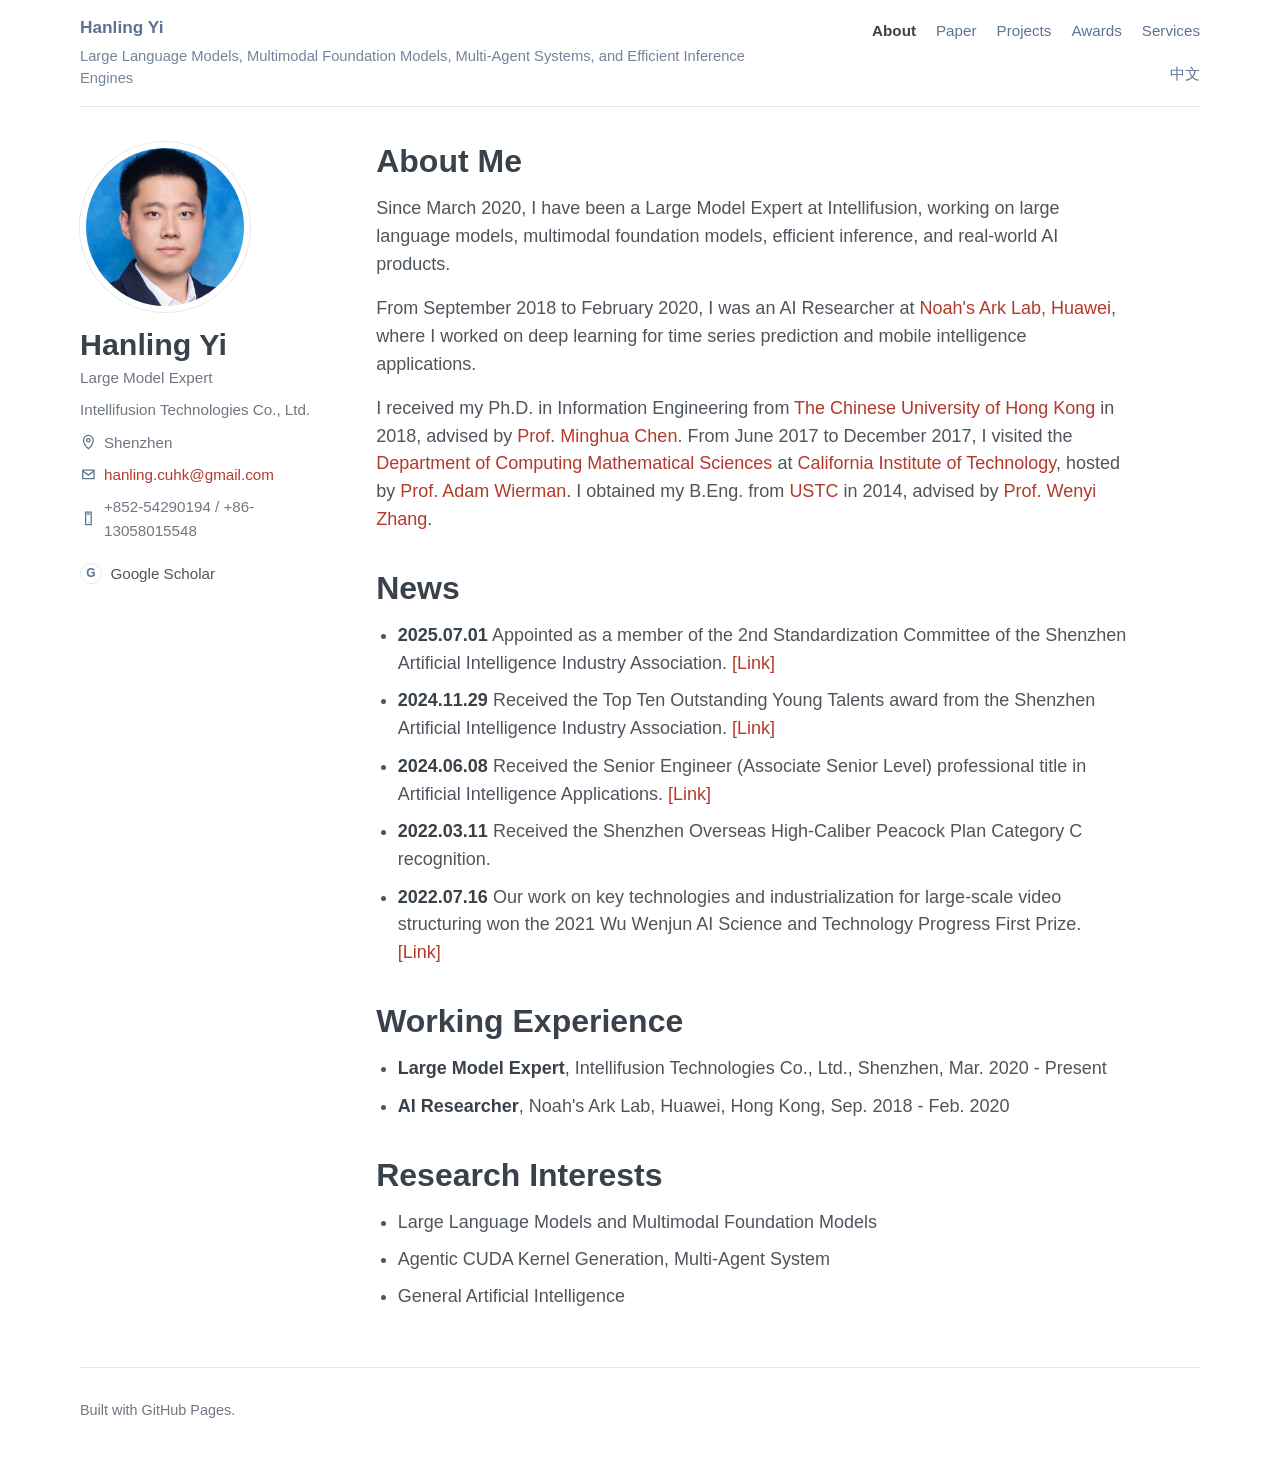
<file: index.html>
<!doctype html>
<html lang="en">
<head>
  <meta charset="utf-8">
  <meta name="viewport" content="width=device-width, initial-scale=1">
  <title>Hanling Yi</title>
  <meta name="description" content="Hanling Yi works on large language models, multimodal foundation models, efficient inference, and real-world AI applications.">
  <link rel="stylesheet" href="modern.css">
</head>
<body>
  <div class="site-shell">
    <header class="site-header">
      <div class="brand-block">
        <a class="site-title" href="index.html">Hanling Yi</a>
        <p class="site-tagline">Large Language Models, Multimodal Foundation Models, Multi-Agent Systems, and Efficient Inference Engines</p>
      </div>
      <nav class="site-nav" aria-label="Primary">
        <a class="current" href="index.html">About</a>
        <a href="publications.html">Paper</a>
        <a href="project.html">Projects</a>
        <a href="awards.html">Awards</a>
        <a href="services.html">Services</a>
        <a href="index_cn.html">中文</a>
      </nav>
    </header>

    <main class="content-wrap">
      <div class="home-layout">
        <aside class="profile-sidebar">
          <img class="profile-photo" src="me_photo.jpg" alt="Hanling Yi">
          <h1 class="profile-name">Hanling Yi</h1>
          <p class="profile-role">Large Model Expert</p>
          <p class="profile-affiliation">Intellifusion Technologies Co., Ltd.</p>
          <p class="profile-meta">
            <svg class="meta-icon" viewBox="0 0 24 24" aria-label="Location"><path d="M12 21s7-6.1 7-12A7 7 0 0 0 5 9c0 5.9 7 12 7 12Z" fill="none" stroke="currentColor" stroke-width="1.8"/><circle cx="12" cy="9" r="2.4" fill="none" stroke="currentColor" stroke-width="1.8"/></svg>
            <span>Shenzhen</span>
          </p>
          <p class="profile-meta">
            <svg class="meta-icon" viewBox="0 0 24 24" aria-label="Email"><path d="M4 6h16v12H4z" fill="none" stroke="currentColor" stroke-width="1.8"/><path d="m4 7 8 6 8-6" fill="none" stroke="currentColor" stroke-width="1.8"/></svg>
            <a href="mailto:hanling.cuhk@gmail.com">hanling.cuhk@gmail.com</a>
          </p>
          <p class="profile-meta">
            <svg class="meta-icon" viewBox="0 0 24 24" aria-label="Mobile"><path d="M8 3h8v18H8z" fill="none" stroke="currentColor" stroke-width="1.8"/><path d="M10.5 6h3" stroke="currentColor" stroke-width="1.8" stroke-linecap="round"/><circle cx="12" cy="17.5" r=".8" fill="currentColor"/></svg>
            <span>+852-54290194 / +86-13058015548</span>
          </p>
          <ul class="profile-links">
            <li><a href="https://scholar.google.com/citations?user=BHLaa60AAAAJ&amp;hl=en"><span class="link-icon">G</span><span>Google Scholar</span></a></li>
          </ul>
        </aside>

        <article class="markdown-body home-main">
          <h2 id="about">About Me</h2>
          <p>Since March 2020, I have been a Large Model Expert at Intellifusion, working on large language models, multimodal foundation models, efficient inference, and real-world AI products.</p>
          <p>From September 2018 to February 2020, I was an AI Researcher at <a href="http://www.noahlab.com.hk/">Noah's Ark Lab, Huawei</a>, where I worked on deep learning for time series prediction and mobile intelligence applications.</p>
          <p>I received my Ph.D. in Information Engineering from <a href="http://www.cuhk.edu.hk/">The Chinese University of Hong Kong</a> in 2018, advised by <a href="https://sds.cuhk.edu.cn/en/teacher/2234">Prof. Minghua Chen</a>. From June 2017 to December 2017, I visited the <a href="http://www.cms.caltech.edu/">Department of Computing Mathematical Sciences</a> at <a href="http://www.caltech.edu/">California Institute of Technology</a>, hosted by <a href="https://adamwierman.com/">Prof. Adam Wierman</a>. I obtained my B.Eng. from <a href="http://www.ustc.edu.cn">USTC</a> in 2014, advised by <a href="https://faculty.ustc.edu.cn/zhangwenyi/zh_CN/index/256553/list/index.htm">Prof. Wenyi Zhang</a>.</p>

          <h2>News</h2>
          <ul>
            <li><strong>2025.07.01</strong> Appointed as a member of the 2nd Standardization Committee of the Shenzhen Artificial Intelligence Industry Association. <a href="https://caip.org.cn/train/detail?trainId=20452">[Link]</a></li>
            <li><strong>2024.11.29</strong> Received the Top Ten Outstanding Young Talents award from the Shenzhen Artificial Intelligence Industry Association. <a href="https://www.szaicx.com/tggg/23133.html">[Link]</a></li>
            <li><strong>2024.06.08</strong> Received the Senior Engineer (Associate Senior Level) professional title in Artificial Intelligence Applications. <a href="https://www.szaicx.com/page131?article_id=14617">[Link]</a></li>
            <!-- <li><strong>2024.05.21</strong> Spoke at a Huawei Cloud forum on the technical evolution and core technologies of large models. <a href="https://www.51cto.com/article/788886.html">[Link]</a></li> -->
            <li><strong>2022.03.11</strong> Received the Shenzhen Overseas High-Caliber Peacock Plan Category C recognition.</li>
            <li><strong>2022.07.16</strong> Our work on key technologies and industrialization for large-scale video structuring won the 2021 Wu Wenjun AI Science and Technology Progress First Prize. <a href="https://mp.weixin.qq.com/s/eniRbhiZawO7eCMmmmLtOw">[Link]</a></li>
          </ul>

          <h2>Working Experience</h2>
          <ul>
            <li><strong>Large Model Expert</strong>, Intellifusion Technologies Co., Ltd., Shenzhen, Mar. 2020 - Present</li>
            <li><strong>AI Researcher</strong>, Noah's Ark Lab, Huawei, Hong Kong, Sep. 2018 - Feb. 2020</li>
          </ul>

          <h2>Research Interests</h2>
          <ul>
            <li>Large Language Models and Multimodal Foundation Models</li>
            <li>Agentic CUDA Kernel Generation, Multi-Agent System</li>
            <li>General Artificial Intelligence</li>
          </ul>

        </article>
      </div>
    </main>

    <footer class="site-footer">
      <p>Built with GitHub Pages.</p>
    </footer>
  </div>
</body>
</html>
</file>
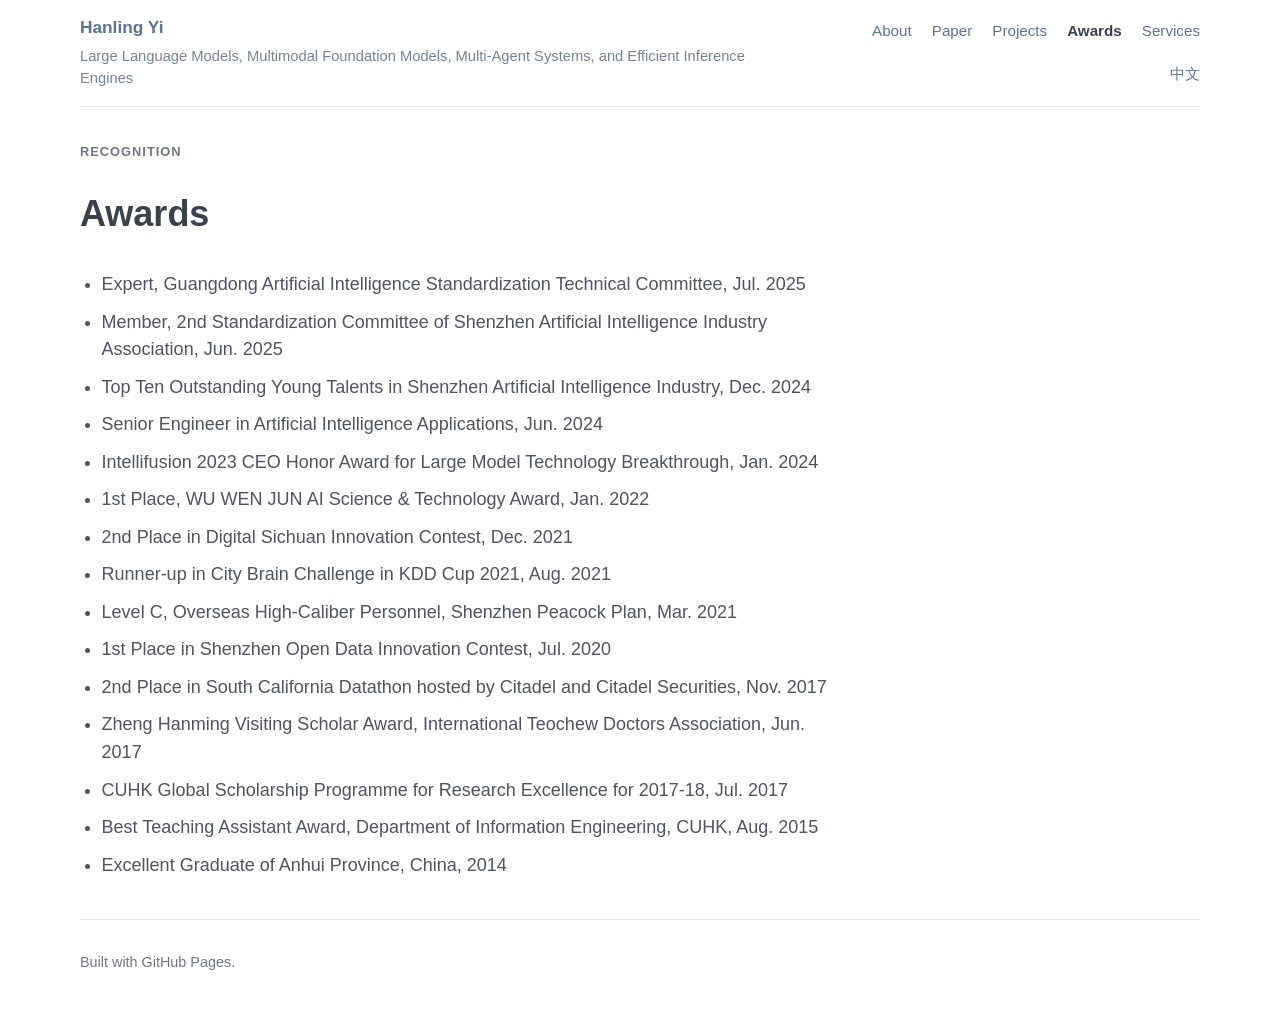
<file: awards.html>
<!doctype html>
<html lang="en">
<head>
  <meta charset="utf-8">
  <meta name="viewport" content="width=device-width, initial-scale=1">
  <title>Awards | Hanling Yi</title>
  <link rel="stylesheet" href="modern.css">
</head>
<body>
  <div class="site-shell">
    <header class="site-header">
      <div class="brand-block">
        <a class="site-title" href="index.html">Hanling Yi</a>
        <p class="site-tagline">Large Language Models, Multimodal Foundation Models, Multi-Agent Systems, and Efficient Inference Engines</p>
      </div>
      <nav class="site-nav" aria-label="Primary">
        <a href="index.html">About</a>
        <a href="publications.html">Paper</a>
        <a href="project.html">Projects</a>
        <a class="current" href="awards.html">Awards</a>
        <a href="services.html">Services</a>
        <a href="awards_cn.html">中文</a>
      </nav>
    </header>
    <main class="content-wrap page-body">
      <header class="page-header">
        <p class="section-kicker">Recognition</p>
        <h1>Awards</h1>
      </header>
      <article class="markdown-body content-card">
        <ul>
          <li>Expert, Guangdong Artificial Intelligence Standardization Technical Committee, Jul. 2025</li>
          <li>Member, 2nd Standardization Committee of Shenzhen Artificial Intelligence Industry Association, Jun. 2025</li>
          <li>Top Ten Outstanding Young Talents in Shenzhen Artificial Intelligence Industry, Dec. 2024</li>
          <li>Senior Engineer in Artificial Intelligence Applications, Jun. 2024</li>
          <li>Intellifusion 2023 CEO Honor Award for Large Model Technology Breakthrough, Jan. 2024</li>
          <li>1st Place, WU WEN JUN AI Science &amp; Technology Award, Jan. 2022</li>
          <li>2nd Place in Digital Sichuan Innovation Contest, Dec. 2021</li>
          <li>Runner-up in City Brain Challenge in KDD Cup 2021, Aug. 2021</li>
          <li>Level C, Overseas High-Caliber Personnel, Shenzhen Peacock Plan, Mar. 2021</li>
          <li>1st Place in Shenzhen Open Data Innovation Contest, Jul. 2020</li>
          <li>2nd Place in South California Datathon hosted by Citadel and Citadel Securities, Nov. 2017</li>
          <li>Zheng Hanming Visiting Scholar Award, International Teochew Doctors Association, Jun. 2017</li>
          <li>CUHK Global Scholarship Programme for Research Excellence for 2017-18, Jul. 2017</li>
          <li>Best Teaching Assistant Award, Department of Information Engineering, CUHK, Aug. 2015</li>
          <li>Excellent Graduate of Anhui Province, China, 2014</li>
        </ul>
      </article>
    </main>
    <footer class="site-footer"><p>Built with GitHub Pages.</p></footer>
  </div>
</body>
</html>
</file>
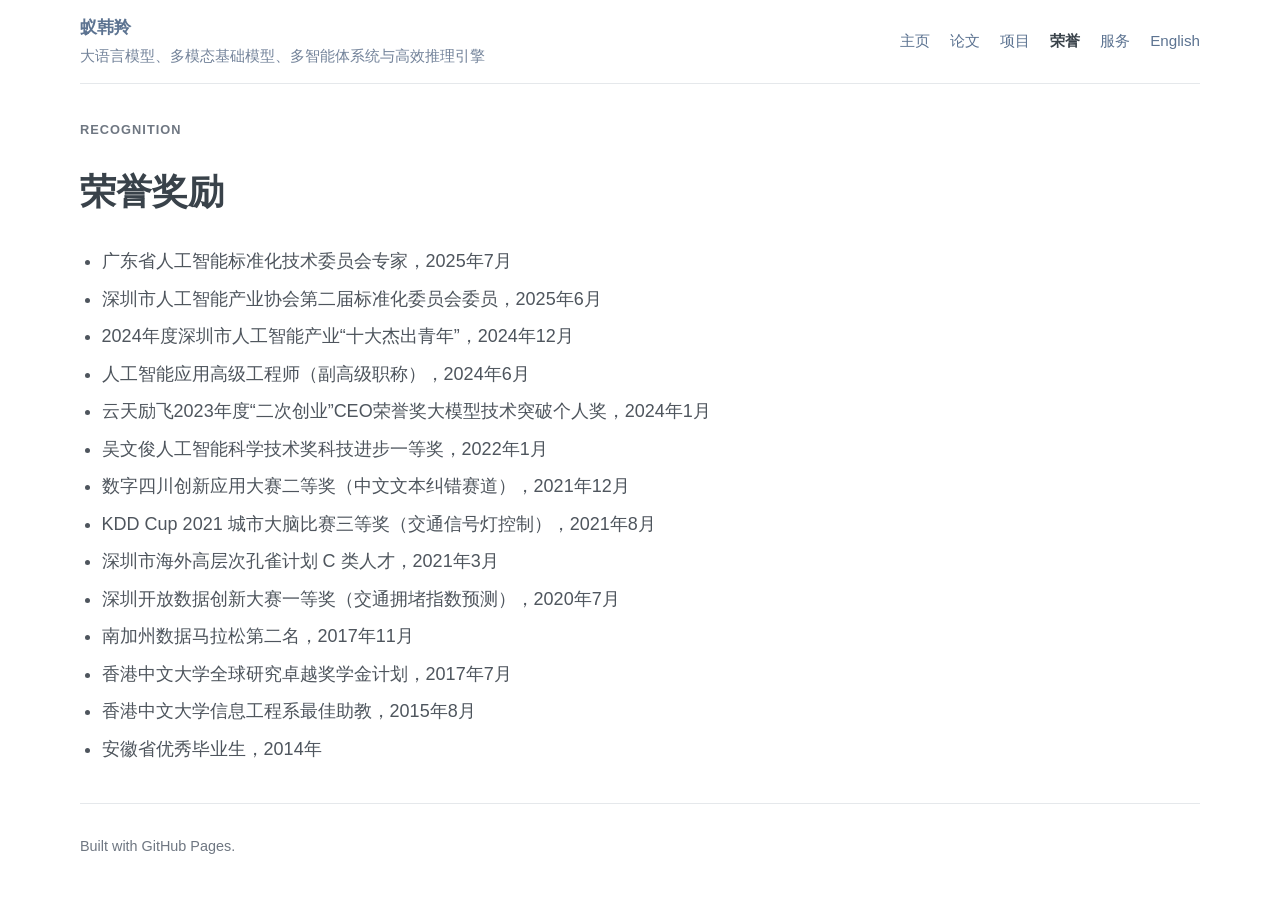
<file: awards_cn.html>
<!doctype html>
<html lang="zh">
<head>
  <meta charset="utf-8">
  <meta name="viewport" content="width=device-width, initial-scale=1">
  <title>荣誉奖励 | 蚁韩羚</title>
  <link rel="stylesheet" href="modern.css">
</head>
<body>
  <div class="site-shell">
    <header class="site-header">
      <div class="brand-block">
        <a class="site-title" href="index_cn.html">蚁韩羚</a>
        <p class="site-tagline">大语言模型、多模态基础模型、多智能体系统与高效推理引擎</p>
      </div>
      <nav class="site-nav" aria-label="Primary">
        <a href="index_cn.html">主页</a>
        <a href="publications_cn.html">论文</a>
        <a href="project_cn.html">项目</a>
        <a class="current" href="awards_cn.html">荣誉</a>
        <a href="services_cn.html">服务</a>
        <a href="awards.html">English</a>
      </nav>
    </header>
    <main class="content-wrap page-body">
      <header class="page-header">
        <p class="section-kicker">Recognition</p>
        <h1>荣誉奖励</h1>
      </header>
      <article class="markdown-body content-card">
        <ul>
          <li>广东省人工智能标准化技术委员会专家，2025年7月</li>
          <li>深圳市人工智能产业协会第二届标准化委员会委员，2025年6月</li>
          <li>2024年度深圳市人工智能产业“十大杰出青年”，2024年12月</li>
          <li>人工智能应用高级工程师（副高级职称），2024年6月</li>
          <li>云天励飞2023年度“二次创业”CEO荣誉奖大模型技术突破个人奖，2024年1月</li>
          <li>吴文俊人工智能科学技术奖科技进步一等奖，2022年1月</li>
          <li>数字四川创新应用大赛二等奖（中文文本纠错赛道），2021年12月</li>
          <li>KDD Cup 2021 城市大脑比赛三等奖（交通信号灯控制），2021年8月</li>
          <li>深圳市海外高层次孔雀计划 C 类人才，2021年3月</li>
          <li>深圳开放数据创新大赛一等奖（交通拥堵指数预测），2020年7月</li>
          <li>南加州数据马拉松第二名，2017年11月</li>
          <li>香港中文大学全球研究卓越奖学金计划，2017年7月</li>
          <li>香港中文大学信息工程系最佳助教，2015年8月</li>
          <li>安徽省优秀毕业生，2014年</li>
        </ul>
      </article>
    </main>
    <footer class="site-footer"><p>Built with GitHub Pages.</p></footer>
  </div>
</body>
</html>
</file>
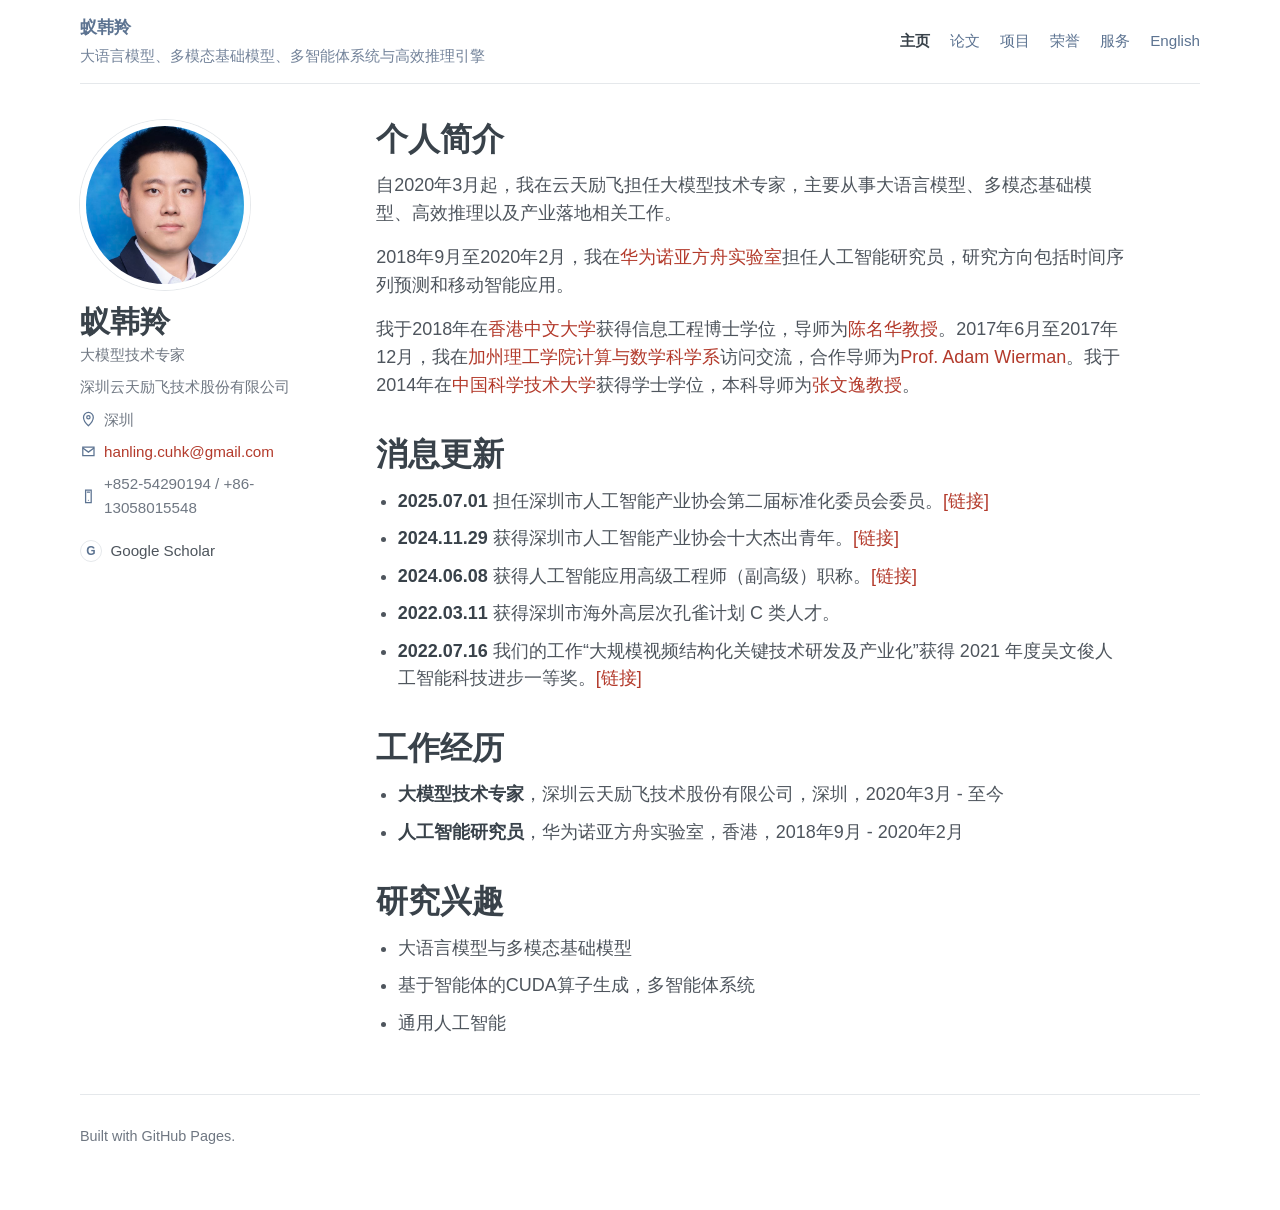
<file: index_cn.html>
<!doctype html>
<html lang="zh">
<head>
  <meta charset="utf-8">
  <meta name="viewport" content="width=device-width, initial-scale=1">
  <title>蚁韩羚</title>
  <meta name="description" content="蚁韩羚从事大语言模型、多模态基础模型、多智能体系统与高效推理引擎研究。">
  <link rel="stylesheet" href="modern.css">
</head>
<body>
  <div class="site-shell">
    <header class="site-header">
      <div class="brand-block">
        <a class="site-title" href="index_cn.html">蚁韩羚</a>
        <p class="site-tagline">大语言模型、多模态基础模型、多智能体系统与高效推理引擎</p>
      </div>
      <nav class="site-nav" aria-label="Primary">
        <a class="current" href="index_cn.html">主页</a>
        <a href="publications_cn.html">论文</a>
        <a href="project_cn.html">项目</a>
        <a href="awards_cn.html">荣誉</a>
        <a href="services_cn.html">服务</a>
        <a href="index.html">English</a>
      </nav>
    </header>

    <main class="content-wrap">
      <div class="home-layout">
        <aside class="profile-sidebar">
          <img class="profile-photo" src="me_photo.jpg" alt="蚁韩羚">
          <h1 class="profile-name">蚁韩羚</h1>
          <p class="profile-role">大模型技术专家</p>
          <p class="profile-affiliation">深圳云天励飞技术股份有限公司</p>
          <p class="profile-meta">
            <svg class="meta-icon" viewBox="0 0 24 24" aria-label="地点"><path d="M12 21s7-6.1 7-12A7 7 0 0 0 5 9c0 5.9 7 12 7 12Z" fill="none" stroke="currentColor" stroke-width="1.8"/><circle cx="12" cy="9" r="2.4" fill="none" stroke="currentColor" stroke-width="1.8"/></svg>
            <span>深圳</span>
          </p>
          <p class="profile-meta">
            <svg class="meta-icon" viewBox="0 0 24 24" aria-label="邮箱"><path d="M4 6h16v12H4z" fill="none" stroke="currentColor" stroke-width="1.8"/><path d="m4 7 8 6 8-6" fill="none" stroke="currentColor" stroke-width="1.8"/></svg>
            <a href="mailto:hanling.cuhk@gmail.com">hanling.cuhk@gmail.com</a>
          </p>
          <p class="profile-meta">
            <svg class="meta-icon" viewBox="0 0 24 24" aria-label="电话"><path d="M8 3h8v18H8z" fill="none" stroke="currentColor" stroke-width="1.8"/><path d="M10.5 6h3" stroke="currentColor" stroke-width="1.8" stroke-linecap="round"/><circle cx="12" cy="17.5" r=".8" fill="currentColor"/></svg>
            <span>+852-54290194 / +86-13058015548</span>
          </p>
          <ul class="profile-links">
            <li><a href="https://scholar.google.com/citations?user=BHLaa60AAAAJ&amp;hl=en"><span class="link-icon">G</span><span>Google Scholar</span></a></li>
          </ul>
        </aside>

        <article class="markdown-body home-main">
          <h2 id="about">个人简介</h2>
          <p>自2020年3月起，我在云天励飞担任大模型技术专家，主要从事大语言模型、多模态基础模型、高效推理以及产业落地相关工作。</p>
          <p>2018年9月至2020年2月，我在<a href="http://www.noahlab.com.hk/">华为诺亚方舟实验室</a>担任人工智能研究员，研究方向包括时间序列预测和移动智能应用。</p>
          <p>我于2018年在<a href="http://www.cuhk.edu.hk/">香港中文大学</a>获得信息工程博士学位，导师为<a href="https://sds.cuhk.edu.cn/en/teacher/2234">陈名华教授</a>。2017年6月至2017年12月，我在<a href="http://www.cms.caltech.edu/">加州理工学院计算与数学科学系</a>访问交流，合作导师为<a href="https://adamwierman.com/">Prof. Adam Wierman</a>。我于2014年在<a href="http://www.ustc.edu.cn">中国科学技术大学</a>获得学士学位，本科导师为<a href="https://faculty.ustc.edu.cn/zhangwenyi/zh_CN/index/256553/list/index.htm">张文逸教授</a>。</p>

          <h2>消息更新</h2>
          <ul>
            <li><strong>2025.07.01</strong> 担任深圳市人工智能产业协会第二届标准化委员会委员。<a href="https://caip.org.cn/train/detail?trainId=20452">[链接]</a></li>
            <li><strong>2024.11.29</strong> 获得深圳市人工智能产业协会十大杰出青年。<a href="https://www.szaicx.com/tggg/23133.html">[链接]</a></li>
            <li><strong>2024.06.08</strong> 获得人工智能应用高级工程师（副高级）职称。<a href="https://www.szaicx.com/page131?article_id=14617">[链接]</a></li>
            <!-- <li><strong>2024.05.21</strong> 参与华为云组织的论坛，分享大模型的技术发展历程及核心技术。<a href="https://www.51cto.com/article/788886.html">[链接]</a></li> -->
            <li><strong>2022.03.11</strong> 获得深圳市海外高层次孔雀计划 C 类人才。</li>
            <li><strong>2022.07.16</strong> 我们的工作“大规模视频结构化关键技术研发及产业化”获得 2021 年度吴文俊人工智能科技进步一等奖。<a href="https://mp.weixin.qq.com/s/eniRbhiZawO7eCMmmmLtOw">[链接]</a></li>
          </ul>

          <h2>工作经历</h2>
          <ul>
            <li><strong>大模型技术专家</strong>，深圳云天励飞技术股份有限公司，深圳，2020年3月 - 至今</li>
            <li><strong>人工智能研究员</strong>，华为诺亚方舟实验室，香港，2018年9月 - 2020年2月</li>
          </ul>

          <h2>研究兴趣</h2>
          <ul>
            <li>大语言模型与多模态基础模型</li>
            <li>基于智能体的CUDA算子生成，多智能体系统</li>
            <li>通用人工智能</li>
          </ul>

        </article>
      </div>
    </main>

    <footer class="site-footer">
      <p>Built with GitHub Pages.</p>
    </footer>
  </div>
</body>
</html>
</file>
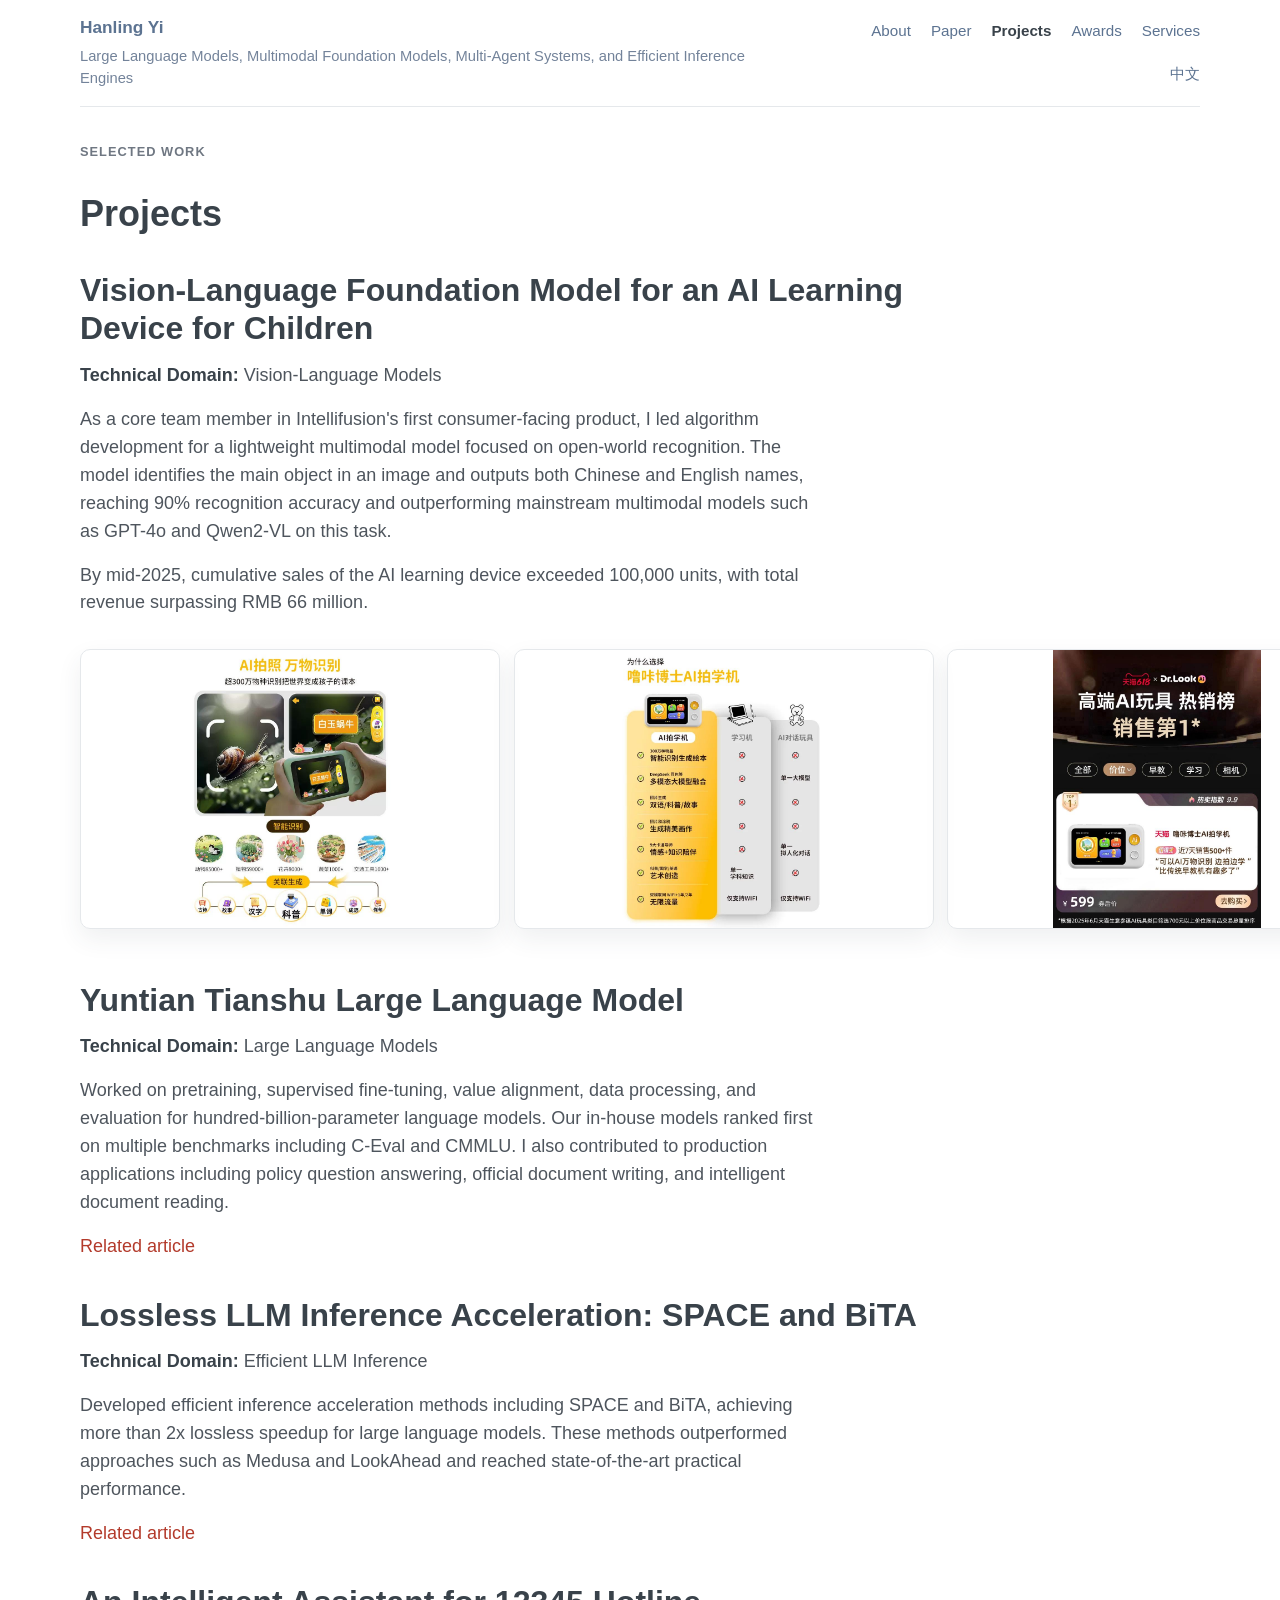
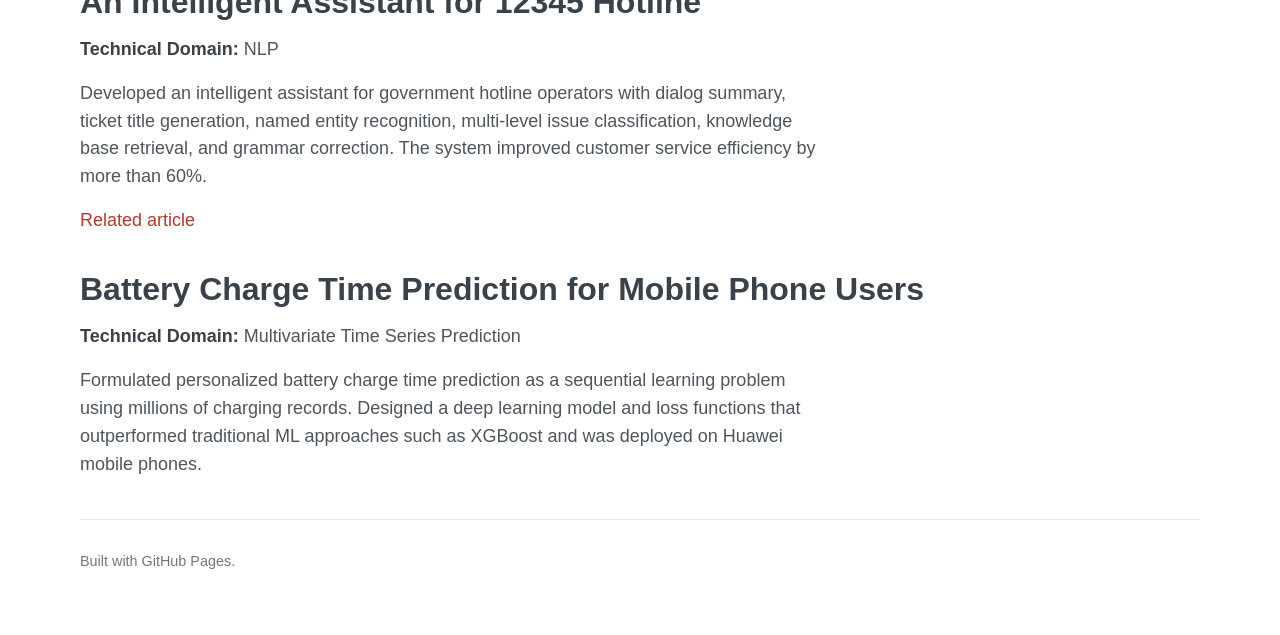
<file: project.html>
<!doctype html>
<html lang="en">
<head>
  <meta charset="utf-8">
  <meta name="viewport" content="width=device-width, initial-scale=1">
  <title>Projects | Hanling Yi</title>
  <link rel="stylesheet" href="modern.css">
</head>
<body>
  <div class="site-shell">
    <header class="site-header">
      <div class="brand-block">
        <a class="site-title" href="index.html">Hanling Yi</a>
        <p class="site-tagline">Large Language Models, Multimodal Foundation Models, Multi-Agent Systems, and Efficient Inference Engines</p>
      </div>
      <nav class="site-nav" aria-label="Primary">
        <a href="index.html">About</a>
        <a href="publications.html">Paper</a>
        <a class="current" href="project.html">Projects</a>
        <a href="awards.html">Awards</a>
        <a href="services.html">Services</a>
        <a href="project_cn.html">中文</a>
      </nav>
    </header>
    <main class="content-wrap page-body">
      <header class="page-header">
        <p class="section-kicker">Selected Work</p>
        <h1>Projects</h1>
      </header>
      <article class="markdown-body content-card">
        <h2>Vision-Language Foundation Model for an AI Learning Device for Children</h2>
        <p><strong>Technical Domain:</strong> Vision-Language Models</p>
        <p>As a core team member in Intellifusion's first consumer-facing product, I led algorithm development for a lightweight multimodal model focused on open-world recognition. The model identifies the main object in an image and outputs both Chinese and English names, reaching 90% recognition accuracy and outperforming mainstream multimodal models such as GPT-4o and Qwen2-VL on this task.</p>
        <p>By mid-2025, cumulative sales of the AI learning device exceeded 100,000 units, with total revenue surpassing RMB 66 million.</p>
        <div class="project-gallery">
          <img src="ai_camera_1.jpg" alt="AI Learning Device photo 1">
          <img src="ai_camera_2.jpg" alt="AI Learning Device photo 2">
          <img src="ai_camera_3.jpg" alt="AI Learning Device photo 3">
        </div>

        <h2>Yuntian Tianshu Large Language Model</h2>
        <p><strong>Technical Domain:</strong> Large Language Models</p>
        <p>Worked on pretraining, supervised fine-tuning, value alignment, data processing, and evaluation for hundred-billion-parameter language models. Our in-house models ranked first on multiple benchmarks including C-Eval and CMMLU. I also contributed to production applications including policy question answering, official document writing, and intelligent document reading.</p>
        <p><a href="https://mp.weixin.qq.com/s/T5uh-73ELDpBolrlyBasNg">Related article</a></p>

        <h2>Lossless LLM Inference Acceleration: SPACE and BiTA</h2>
        <p><strong>Technical Domain:</strong> Efficient LLM Inference</p>
        <p>Developed efficient inference acceleration methods including SPACE and BiTA, achieving more than 2x lossless speedup for large language models. These methods outperformed approaches such as Medusa and LookAhead and reached state-of-the-art practical performance.</p>
        <p><a href="https://mp.weixin.qq.com/s/3vYg62qAD5myzwKxBMUntA">Related article</a></p>

        <h2>An Intelligent Assistant for 12345 Hotline</h2>
        <p><strong>Technical Domain:</strong> NLP</p>
        <p>Developed an intelligent assistant for government hotline operators with dialog summary, ticket title generation, named entity recognition, multi-level issue classification, knowledge base retrieval, and grammar correction. The system improved customer service efficiency by more than 60%.</p>
        <p><a href="https://mp.weixin.qq.com/s/tlUbNuiW_H_3K-J33AugxQ">Related article</a></p>

        <h2>Battery Charge Time Prediction for Mobile Phone Users</h2>
        <p><strong>Technical Domain:</strong> Multivariate Time Series Prediction</p>
        <p>Formulated personalized battery charge time prediction as a sequential learning problem using millions of charging records. Designed a deep learning model and loss functions that outperformed traditional ML approaches such as XGBoost and was deployed on Huawei mobile phones.</p>
      </article>
    </main>
    <footer class="site-footer"><p>Built with GitHub Pages.</p></footer>
  </div>
</body>
</html>
</file>
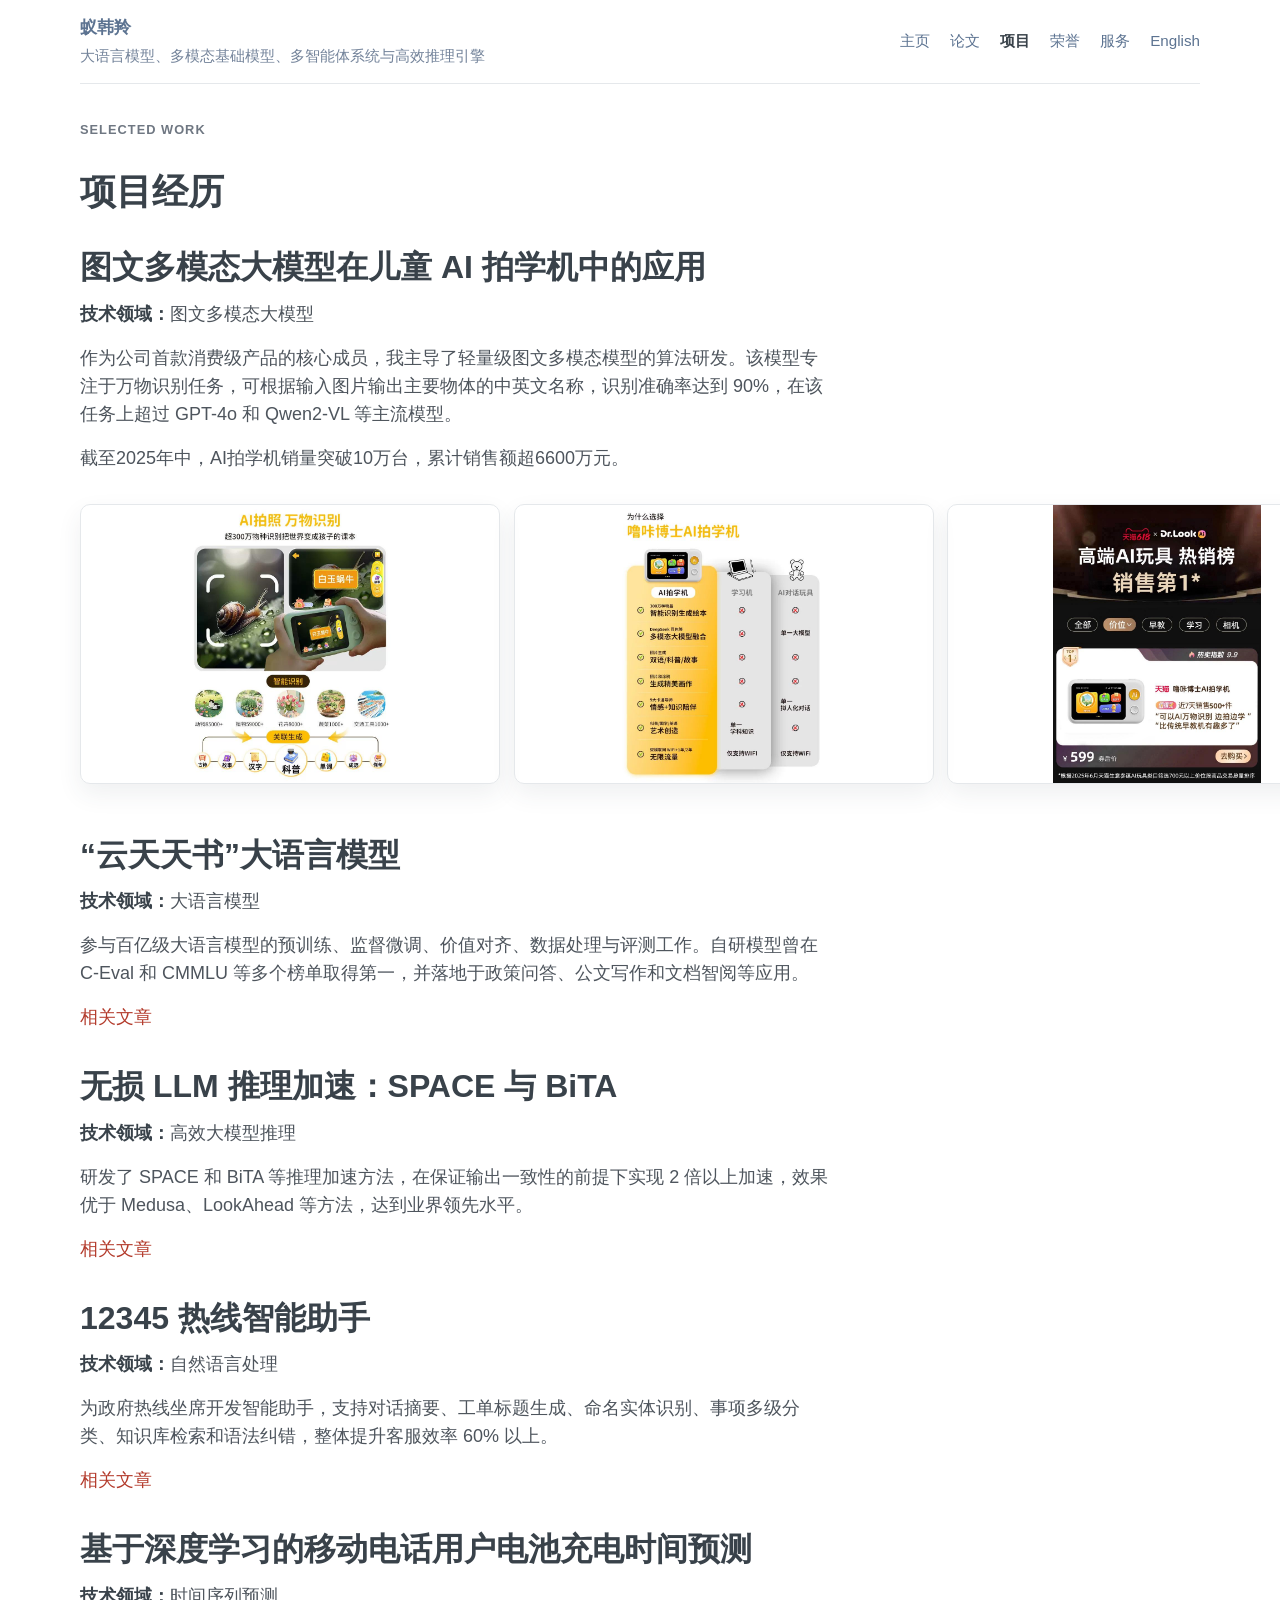
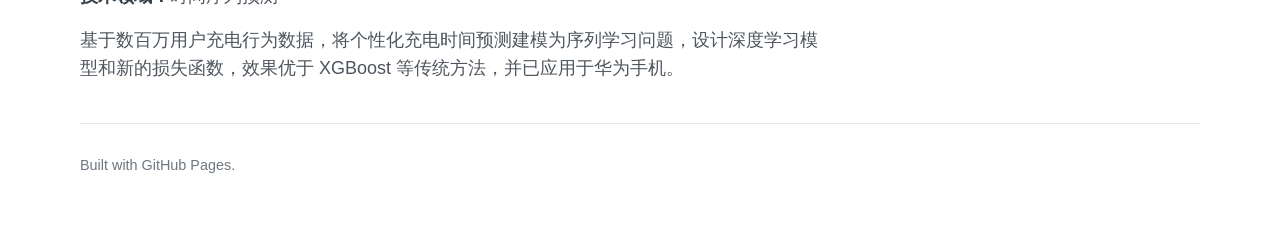
<file: project_cn.html>
<!doctype html>
<html lang="zh">
<head>
  <meta charset="utf-8">
  <meta name="viewport" content="width=device-width, initial-scale=1">
  <title>项目经历 | 蚁韩羚</title>
  <link rel="stylesheet" href="modern.css">
</head>
<body>
  <div class="site-shell">
    <header class="site-header">
      <div class="brand-block">
        <a class="site-title" href="index_cn.html">蚁韩羚</a>
        <p class="site-tagline">大语言模型、多模态基础模型、多智能体系统与高效推理引擎</p>
      </div>
      <nav class="site-nav" aria-label="Primary">
        <a href="index_cn.html">主页</a>
        <a href="publications_cn.html">论文</a>
        <a class="current" href="project_cn.html">项目</a>
        <a href="awards_cn.html">荣誉</a>
        <a href="services_cn.html">服务</a>
        <a href="project.html">English</a>
      </nav>
    </header>
    <main class="content-wrap page-body">
      <header class="page-header">
        <p class="section-kicker">Selected Work</p>
        <h1>项目经历</h1>
      </header>
      <article class="markdown-body content-card">
        <h2>图文多模态大模型在儿童 AI 拍学机中的应用</h2>
        <p><strong>技术领域：</strong>图文多模态大模型</p>
        <p>作为公司首款消费级产品的核心成员，我主导了轻量级图文多模态模型的算法研发。该模型专注于万物识别任务，可根据输入图片输出主要物体的中英文名称，识别准确率达到 90%，在该任务上超过 GPT-4o 和 Qwen2-VL 等主流模型。</p>
        <p>截至2025年中，AI拍学机销量突破10万台，累计销售额超6600万元。</p>
        <div class="project-gallery">
          <img src="ai_camera_1.jpg" alt="AI 拍学机图片 1">
          <img src="ai_camera_2.jpg" alt="AI 拍学机图片 2">
          <img src="ai_camera_3.jpg" alt="AI 拍学机图片 3">
        </div>

        <h2>“云天天书”大语言模型</h2>
        <p><strong>技术领域：</strong>大语言模型</p>
        <p>参与百亿级大语言模型的预训练、监督微调、价值对齐、数据处理与评测工作。自研模型曾在 C-Eval 和 CMMLU 等多个榜单取得第一，并落地于政策问答、公文写作和文档智阅等应用。</p>
        <p><a href="https://mp.weixin.qq.com/s/T5uh-73ELDpBolrlyBasNg">相关文章</a></p>

        <h2>无损 LLM 推理加速：SPACE 与 BiTA</h2>
        <p><strong>技术领域：</strong>高效大模型推理</p>
        <p>研发了 SPACE 和 BiTA 等推理加速方法，在保证输出一致性的前提下实现 2 倍以上加速，效果优于 Medusa、LookAhead 等方法，达到业界领先水平。</p>
        <p><a href="https://mp.weixin.qq.com/s/3vYg62qAD5myzwKxBMUntA">相关文章</a></p>

        <h2>12345 热线智能助手</h2>
        <p><strong>技术领域：</strong>自然语言处理</p>
        <p>为政府热线坐席开发智能助手，支持对话摘要、工单标题生成、命名实体识别、事项多级分类、知识库检索和语法纠错，整体提升客服效率 60% 以上。</p>
        <p><a href="https://mp.weixin.qq.com/s/tlUbNuiW_H_3K-J33AugxQ">相关文章</a></p>

        <h2>基于深度学习的移动电话用户电池充电时间预测</h2>
        <p><strong>技术领域：</strong>时间序列预测</p>
        <p>基于数百万用户充电行为数据，将个性化充电时间预测建模为序列学习问题，设计深度学习模型和新的损失函数，效果优于 XGBoost 等传统方法，并已应用于华为手机。</p>
      </article>
    </main>
    <footer class="site-footer"><p>Built with GitHub Pages.</p></footer>
  </div>
</body>
</html>
</file>
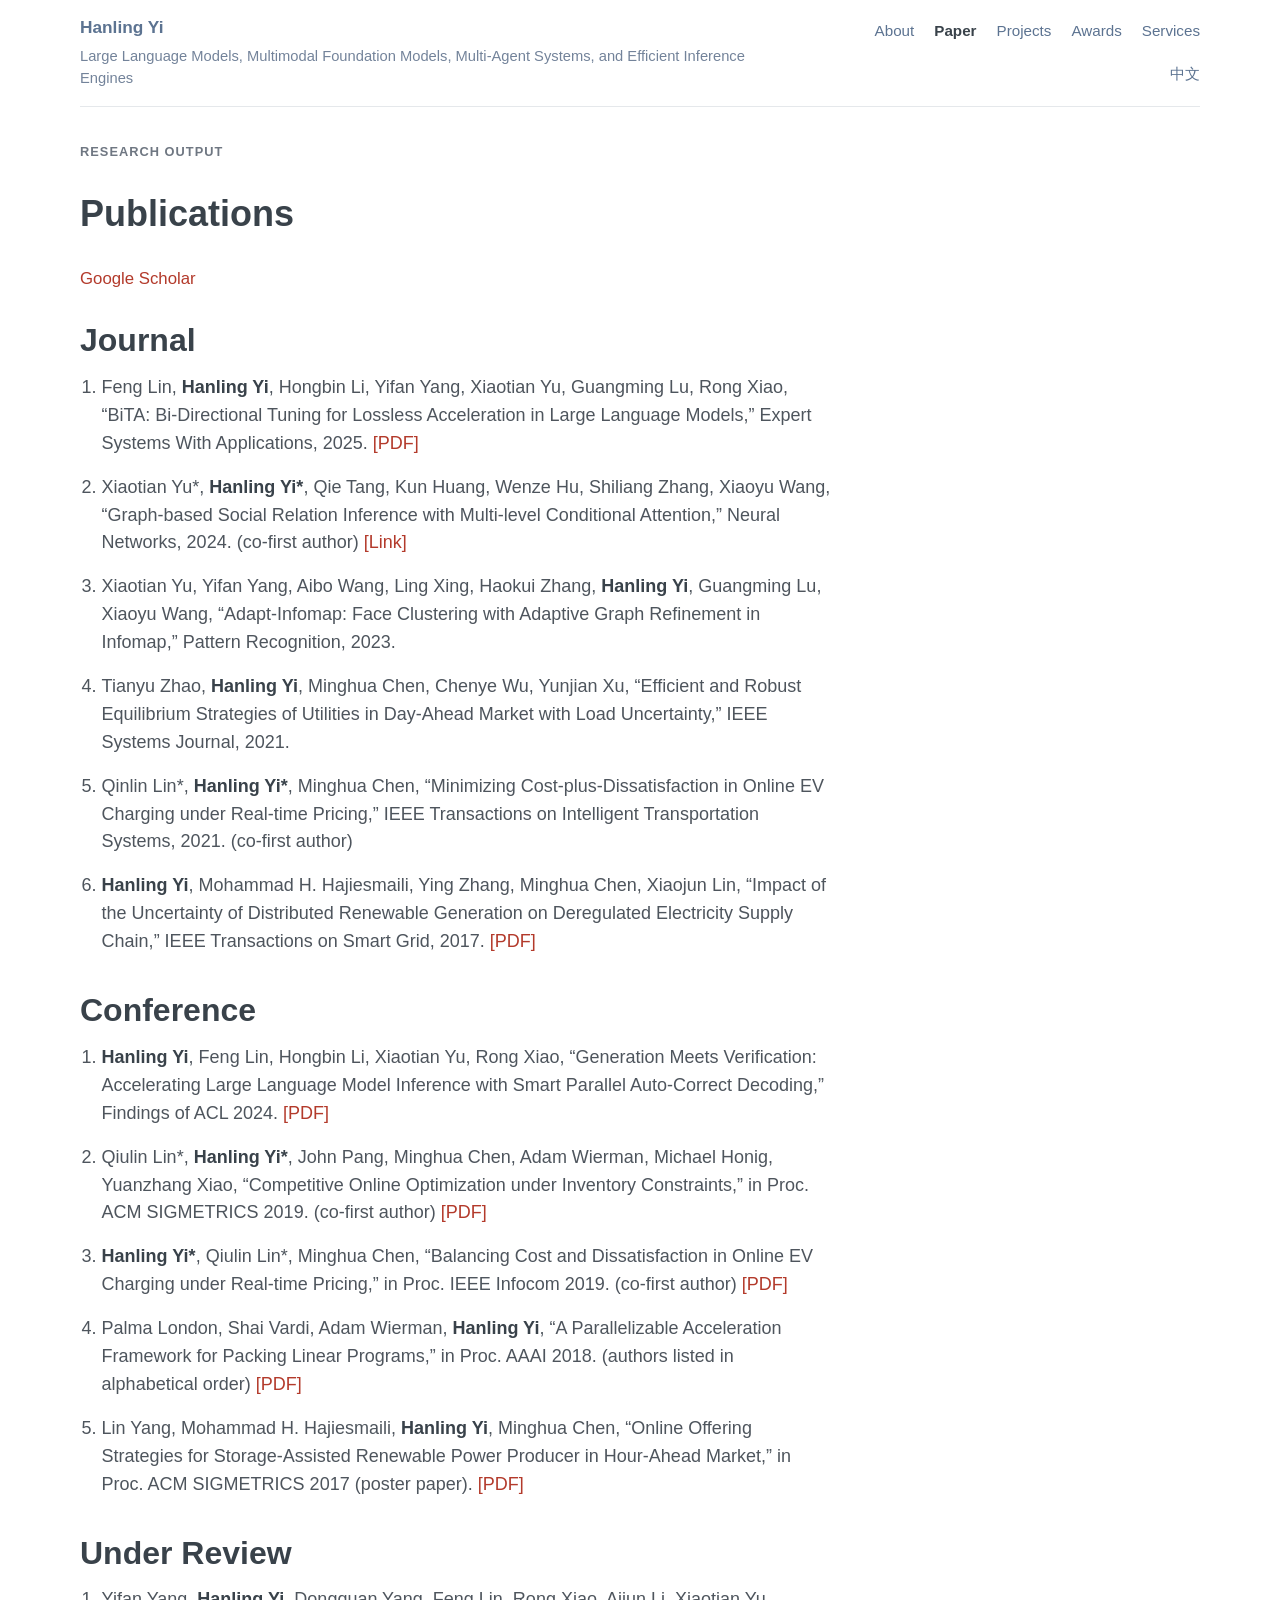
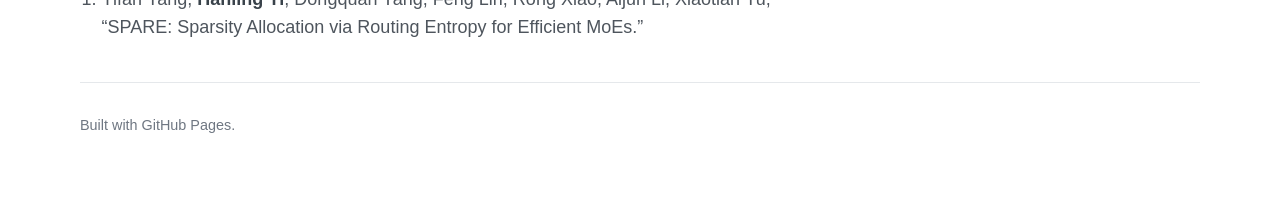
<file: publications.html>
<!doctype html>
<html lang="en">
<head>
  <meta charset="utf-8">
  <meta name="viewport" content="width=device-width, initial-scale=1">
  <title>Publications | Hanling Yi</title>
  <link rel="stylesheet" href="modern.css">
</head>
<body>
  <div class="site-shell">
    <header class="site-header">
      <div class="brand-block">
        <a class="site-title" href="index.html">Hanling Yi</a>
        <p class="site-tagline">Large Language Models, Multimodal Foundation Models, Multi-Agent Systems, and Efficient Inference Engines</p>
      </div>
      <nav class="site-nav" aria-label="Primary">
        <a href="index.html">About</a>
        <a class="current" href="publications.html">Paper</a>
        <a href="project.html">Projects</a>
        <a href="awards.html">Awards</a>
        <a href="services.html">Services</a>
        <a href="publications_cn.html">中文</a>
      </nav>
    </header>

    <main class="content-wrap page-body">
      <header class="page-header">
        <p class="section-kicker">Research Output</p>
        <h1>Publications</h1>
        <p class="lead"><a href="https://scholar.google.com/citations?user=BHLaa60AAAAJ&amp;hl=en">Google Scholar</a></p>
      </header>

      <article class="markdown-body content-card">
        <h2>Journal</h2>
        <ol class="pub-list">
          <li><p>Feng Lin, <b>Hanling Yi</b>, Hongbin Li, Yifan Yang, Xiaotian Yu, Guangming Lu, Rong Xiao, &ldquo;BiTA: Bi-Directional Tuning for Lossless Acceleration in Large Language Models,&rdquo; Expert Systems With Applications, 2025. <a href="https://arxiv.org/pdf/2401.12522.pdf">[PDF]</a></p></li>
          <li><p>Xiaotian Yu*, <b>Hanling Yi*</b>, Qie Tang, Kun Huang, Wenze Hu, Shiliang Zhang, Xiaoyu Wang, &ldquo;Graph-based Social Relation Inference with Multi-level Conditional Attention,&rdquo; Neural Networks, 2024. (co-first author) <a href="https://www.sciencedirect.com/science/article/abs/pii/S0893608024001400">[Link]</a></p></li>
          <li><p>Xiaotian Yu, Yifan Yang, Aibo Wang, Ling Xing, Haokui Zhang, <b>Hanling Yi</b>, Guangming Lu, Xiaoyu Wang, &ldquo;Adapt-Infomap: Face Clustering with Adaptive Graph Refinement in Infomap,&rdquo; Pattern Recognition, 2023.</p></li>
          <li><p>Tianyu Zhao, <b>Hanling Yi</b>, Minghua Chen, Chenye Wu, Yunjian Xu, &ldquo;Efficient and Robust Equilibrium Strategies of Utilities in Day-Ahead Market with Load Uncertainty,&rdquo; IEEE Systems Journal, 2021.</p></li>
          <li><p>Qinlin Lin*, <b>Hanling Yi*</b>, Minghua Chen, &ldquo;Minimizing Cost-plus-Dissatisfaction in Online EV Charging under Real-time Pricing,&rdquo; IEEE Transactions on Intelligent Transportation Systems, 2021. (co-first author)</p></li>
          <li><p><b>Hanling Yi</b>, Mohammad H. Hajiesmaili, Ying Zhang, Minghua Chen, Xiaojun Lin, &ldquo;Impact of the Uncertainty of Distributed Renewable Generation on Deregulated Electricity Supply Chain,&rdquo; IEEE Transactions on Smart Grid, 2017. <a href="paper/ImpactTSG17.pdf">[PDF]</a></p></li>
        </ol>

        <h2>Conference</h2>
        <ol class="pub-list">
          <li><p><b>Hanling Yi</b>, Feng Lin, Hongbin Li, Xiaotian Yu, Rong Xiao, &ldquo;Generation Meets Verification: Accelerating Large Language Model Inference with Smart Parallel Auto-Correct Decoding,&rdquo; Findings of ACL 2024. <a href="https://aclanthology.org/2024.findings-acl.313.pdf">[PDF]</a></p></li>
          <li><p>Qiulin Lin*, <b>Hanling Yi*</b>, John Pang, Minghua Chen, Adam Wierman, Michael Honig, Yuanzhang Xiao, &ldquo;Competitive Online Optimization under Inventory Constraints,&rdquo; in Proc. ACM SIGMETRICS 2019. (co-first author) <a href="paper/sigmetrics19.pdf">[PDF]</a></p></li>
          <li><p><b>Hanling Yi*</b>, Qiulin Lin*, Minghua Chen, &ldquo;Balancing Cost and Dissatisfaction in Online EV Charging under Real-time Pricing,&rdquo; in Proc. IEEE Infocom 2019. (co-first author) <a href="paper/Infocom19.pdf">[PDF]</a></p></li>
          <li><p>Palma London, Shai Vardi, Adam Wierman, <b>Hanling Yi</b>, &ldquo;A Parallelizable Acceleration Framework for Packing Linear Programs,&rdquo; in Proc. AAAI 2018. (authors listed in alphabetical order) <a href="paper/acc.pdf">[PDF]</a></p></li>
          <li><p>Lin Yang, Mohammad H. Hajiesmaili, <b>Hanling Yi</b>, Minghua Chen, &ldquo;Online Offering Strategies for Storage-Assisted Renewable Power Producer in Hour-Ahead Market,&rdquo; in Proc. ACM SIGMETRICS 2017 (poster paper). <a href="paper/OnlineSigmetrics17.pdf">[PDF]</a></p></li>
        </ol>

        <h2>Under Review</h2>
        <ol class="pub-list">
          <li><p>Yifan Yang, <b>Hanling Yi</b>, Dongquan Yang, Feng Lin, Rong Xiao, Aijun Li, Xiaotian Yu, &ldquo;SPARE: Sparsity Allocation via Routing Entropy for Efficient MoEs.&rdquo;</p></li>
        </ol>
      </article>
    </main>

    <footer class="site-footer">
      <p>Built with GitHub Pages.</p>
    </footer>
  </div>
</body>
</html>
</file>
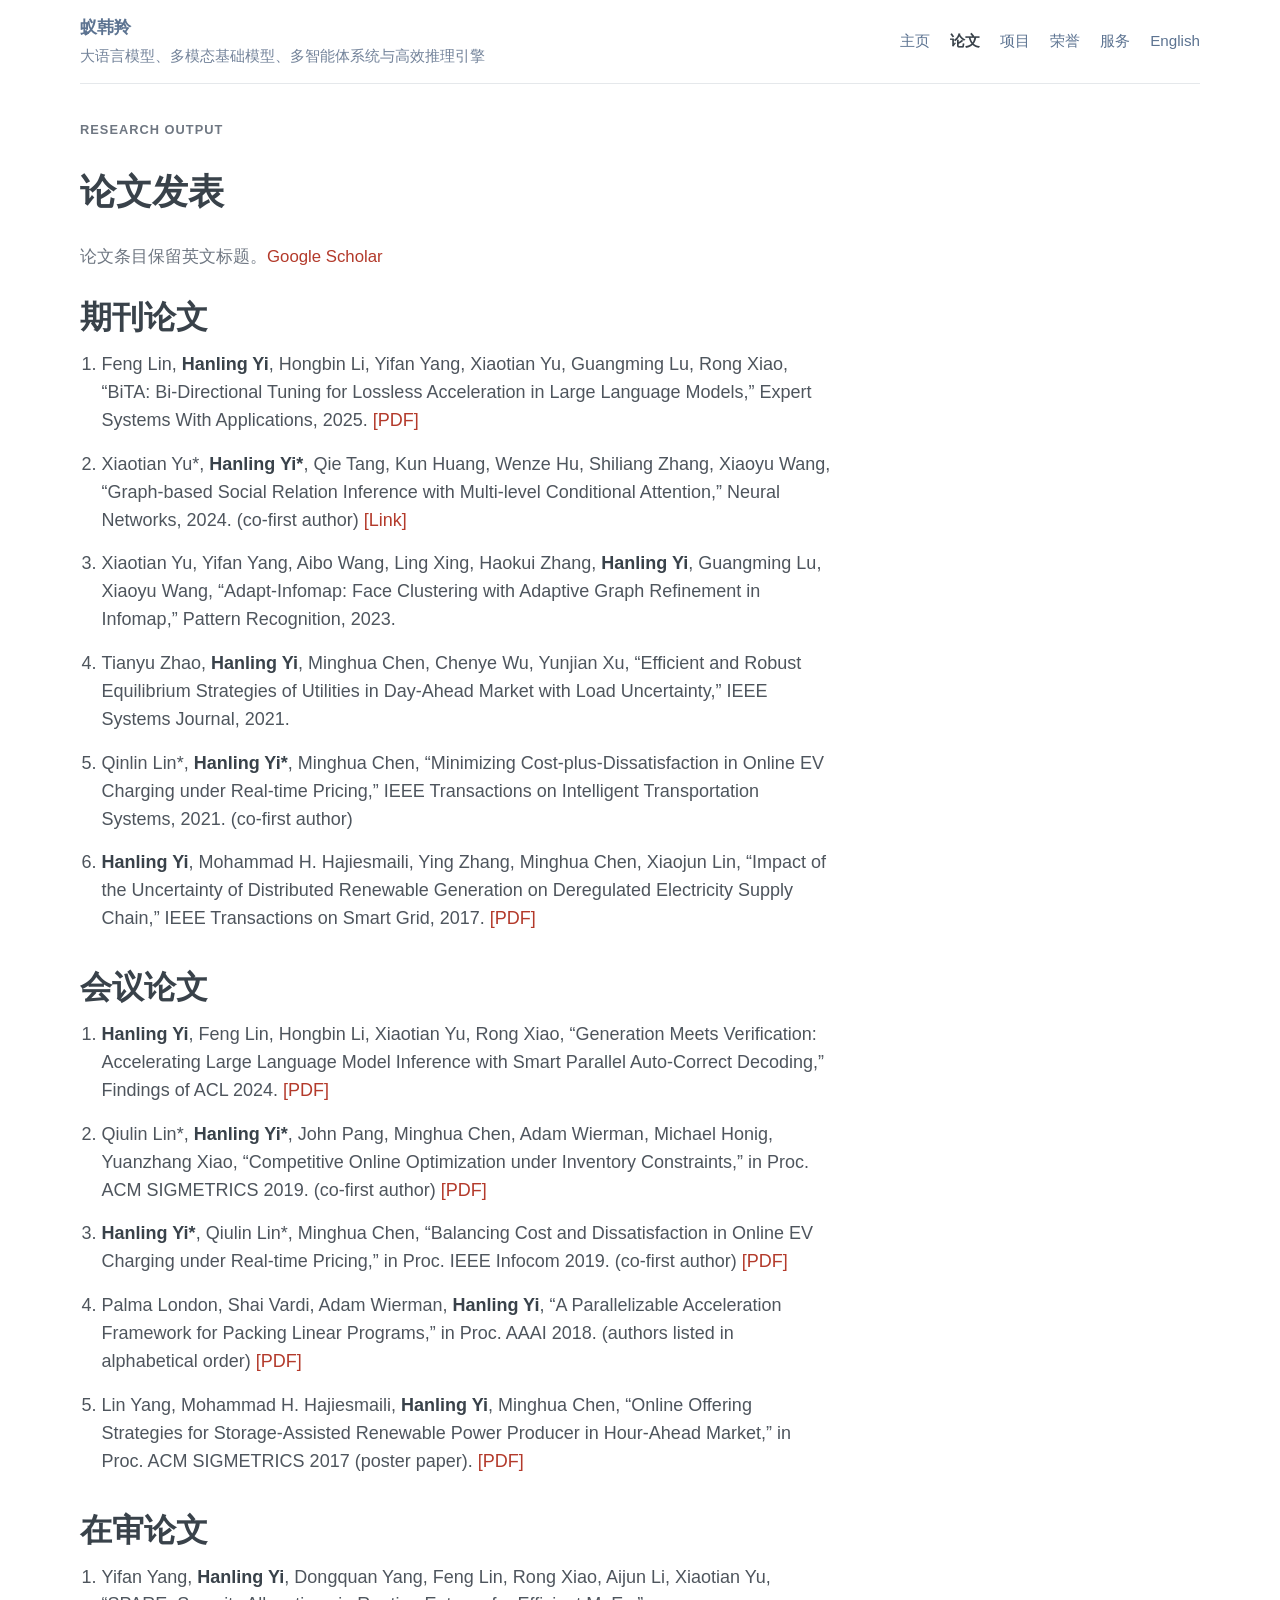
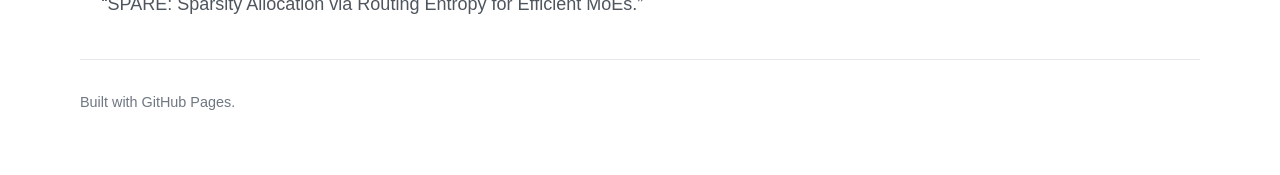
<file: publications_cn.html>
<!doctype html>
<html lang="zh">
<head>
  <meta charset="utf-8">
  <meta name="viewport" content="width=device-width, initial-scale=1">
  <title>论文发表 | 蚁韩羚</title>
  <link rel="stylesheet" href="modern.css">
</head>
<body>
  <div class="site-shell">
    <header class="site-header">
      <div class="brand-block">
        <a class="site-title" href="index_cn.html">蚁韩羚</a>
        <p class="site-tagline">大语言模型、多模态基础模型、多智能体系统与高效推理引擎</p>
      </div>
      <nav class="site-nav" aria-label="Primary">
        <a href="index_cn.html">主页</a>
        <a class="current" href="publications_cn.html">论文</a>
        <a href="project_cn.html">项目</a>
        <a href="awards_cn.html">荣誉</a>
        <a href="services_cn.html">服务</a>
        <a href="publications.html">English</a>
      </nav>
    </header>

    <main class="content-wrap page-body">
      <header class="page-header">
        <p class="section-kicker">Research Output</p>
        <h1>论文发表</h1>
        <p class="lead">论文条目保留英文标题。<a href="https://scholar.google.com/citations?user=BHLaa60AAAAJ&amp;hl=en">Google Scholar</a></p>
      </header>

      <article class="markdown-body content-card">
        <h2>期刊论文</h2>
        <ol class="pub-list">
          <li><p>Feng Lin, <b>Hanling Yi</b>, Hongbin Li, Yifan Yang, Xiaotian Yu, Guangming Lu, Rong Xiao, &ldquo;BiTA: Bi-Directional Tuning for Lossless Acceleration in Large Language Models,&rdquo; Expert Systems With Applications, 2025. <a href="https://arxiv.org/pdf/2401.12522.pdf">[PDF]</a></p></li>
          <li><p>Xiaotian Yu*, <b>Hanling Yi*</b>, Qie Tang, Kun Huang, Wenze Hu, Shiliang Zhang, Xiaoyu Wang, &ldquo;Graph-based Social Relation Inference with Multi-level Conditional Attention,&rdquo; Neural Networks, 2024. (co-first author) <a href="https://www.sciencedirect.com/science/article/abs/pii/S0893608024001400">[Link]</a></p></li>
          <li><p>Xiaotian Yu, Yifan Yang, Aibo Wang, Ling Xing, Haokui Zhang, <b>Hanling Yi</b>, Guangming Lu, Xiaoyu Wang, &ldquo;Adapt-Infomap: Face Clustering with Adaptive Graph Refinement in Infomap,&rdquo; Pattern Recognition, 2023.</p></li>
          <li><p>Tianyu Zhao, <b>Hanling Yi</b>, Minghua Chen, Chenye Wu, Yunjian Xu, &ldquo;Efficient and Robust Equilibrium Strategies of Utilities in Day-Ahead Market with Load Uncertainty,&rdquo; IEEE Systems Journal, 2021.</p></li>
          <li><p>Qinlin Lin*, <b>Hanling Yi*</b>, Minghua Chen, &ldquo;Minimizing Cost-plus-Dissatisfaction in Online EV Charging under Real-time Pricing,&rdquo; IEEE Transactions on Intelligent Transportation Systems, 2021. (co-first author)</p></li>
          <li><p><b>Hanling Yi</b>, Mohammad H. Hajiesmaili, Ying Zhang, Minghua Chen, Xiaojun Lin, &ldquo;Impact of the Uncertainty of Distributed Renewable Generation on Deregulated Electricity Supply Chain,&rdquo; IEEE Transactions on Smart Grid, 2017. <a href="paper/ImpactTSG17.pdf">[PDF]</a></p></li>
        </ol>

        <h2>会议论文</h2>
        <ol class="pub-list">
          <li><p><b>Hanling Yi</b>, Feng Lin, Hongbin Li, Xiaotian Yu, Rong Xiao, &ldquo;Generation Meets Verification: Accelerating Large Language Model Inference with Smart Parallel Auto-Correct Decoding,&rdquo; Findings of ACL 2024. <a href="https://aclanthology.org/2024.findings-acl.313.pdf">[PDF]</a></p></li>
          <li><p>Qiulin Lin*, <b>Hanling Yi*</b>, John Pang, Minghua Chen, Adam Wierman, Michael Honig, Yuanzhang Xiao, &ldquo;Competitive Online Optimization under Inventory Constraints,&rdquo; in Proc. ACM SIGMETRICS 2019. (co-first author) <a href="paper/sigmetrics19.pdf">[PDF]</a></p></li>
          <li><p><b>Hanling Yi*</b>, Qiulin Lin*, Minghua Chen, &ldquo;Balancing Cost and Dissatisfaction in Online EV Charging under Real-time Pricing,&rdquo; in Proc. IEEE Infocom 2019. (co-first author) <a href="paper/Infocom19.pdf">[PDF]</a></p></li>
          <li><p>Palma London, Shai Vardi, Adam Wierman, <b>Hanling Yi</b>, &ldquo;A Parallelizable Acceleration Framework for Packing Linear Programs,&rdquo; in Proc. AAAI 2018. (authors listed in alphabetical order) <a href="paper/acc.pdf">[PDF]</a></p></li>
          <li><p>Lin Yang, Mohammad H. Hajiesmaili, <b>Hanling Yi</b>, Minghua Chen, &ldquo;Online Offering Strategies for Storage-Assisted Renewable Power Producer in Hour-Ahead Market,&rdquo; in Proc. ACM SIGMETRICS 2017 (poster paper). <a href="paper/OnlineSigmetrics17.pdf">[PDF]</a></p></li>
        </ol>

        <h2>在审论文</h2>
        <ol class="pub-list">
          <li><p>Yifan Yang, <b>Hanling Yi</b>, Dongquan Yang, Feng Lin, Rong Xiao, Aijun Li, Xiaotian Yu, &ldquo;SPARE: Sparsity Allocation via Routing Entropy for Efficient MoEs.&rdquo;</p></li>
        </ol>
      </article>
    </main>

    <footer class="site-footer">
      <p>Built with GitHub Pages.</p>
    </footer>
  </div>
</body>
</html>
</file>
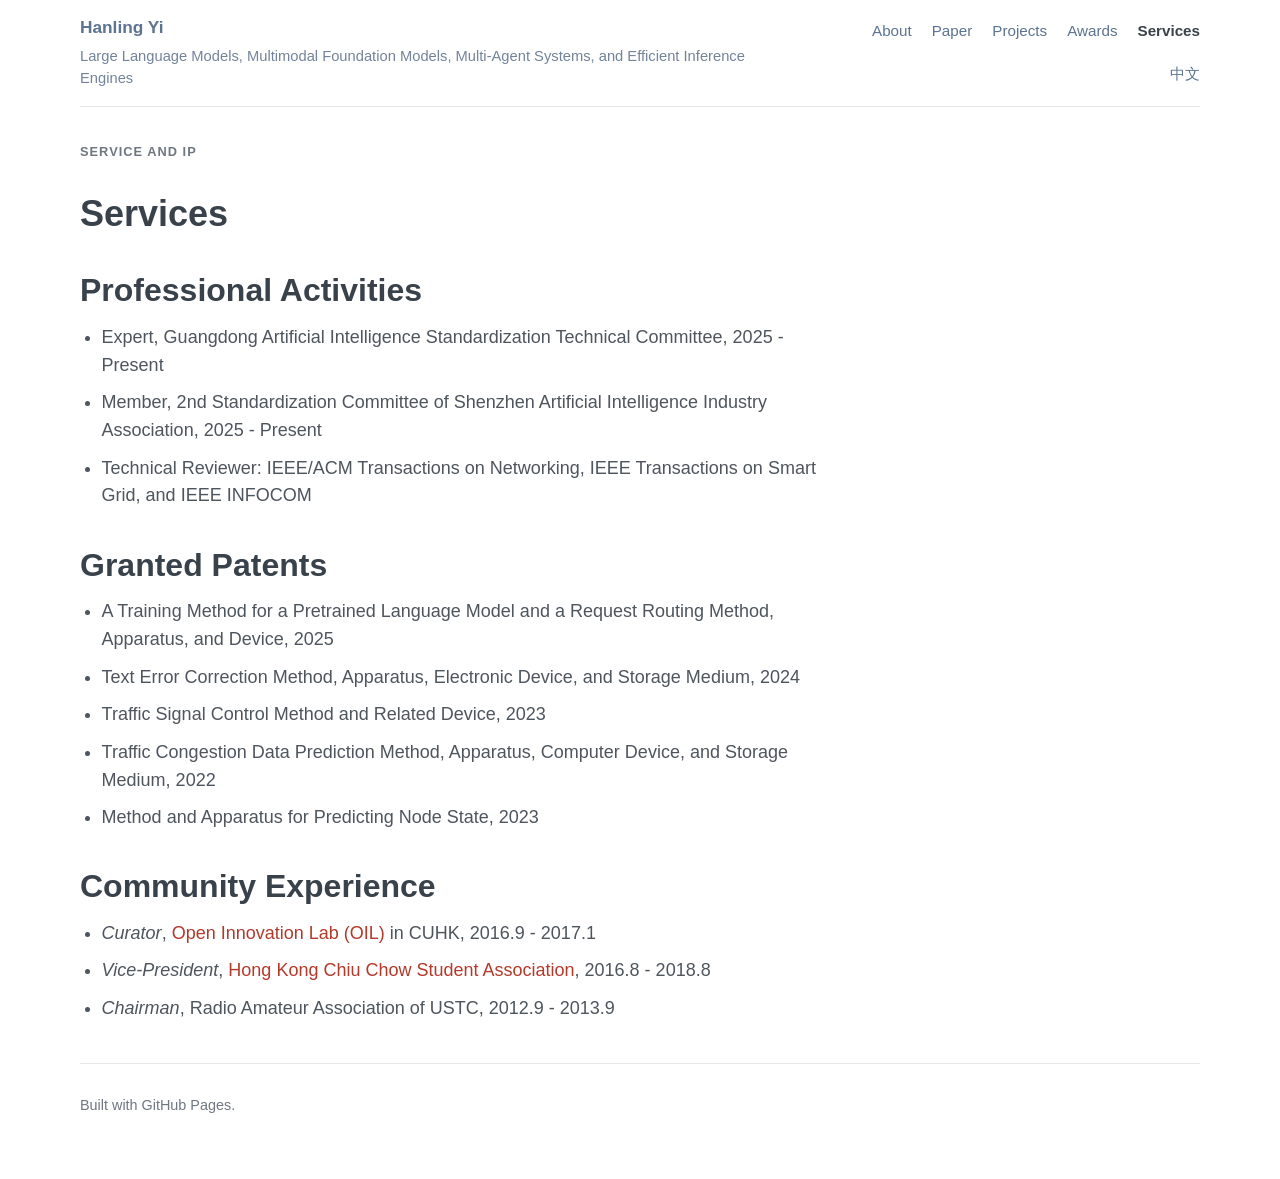
<file: services.html>
<!doctype html>
<html lang="en">
<head>
  <meta charset="utf-8">
  <meta name="viewport" content="width=device-width, initial-scale=1">
  <title>Services | Hanling Yi</title>
  <link rel="stylesheet" href="modern.css">
</head>
<body>
  <div class="site-shell">
    <header class="site-header">
      <div class="brand-block">
        <a class="site-title" href="index.html">Hanling Yi</a>
        <p class="site-tagline">Large Language Models, Multimodal Foundation Models, Multi-Agent Systems, and Efficient Inference Engines</p>
      </div>
      <nav class="site-nav" aria-label="Primary">
        <a href="index.html">About</a>
        <a href="publications.html">Paper</a>
        <a href="project.html">Projects</a>
        <a href="awards.html">Awards</a>
        <a class="current" href="services.html">Services</a>
        <a href="services_cn.html">中文</a>
      </nav>
    </header>
    <main class="content-wrap page-body">
      <header class="page-header">
        <p class="section-kicker">Service and IP</p>
        <h1>Services</h1>
      </header>
      <article class="markdown-body content-card">
        <h2>Professional Activities</h2>
        <ul>
          <li>Expert, Guangdong Artificial Intelligence Standardization Technical Committee, 2025 - Present</li>
          <li>Member, 2nd Standardization Committee of Shenzhen Artificial Intelligence Industry Association, 2025 - Present</li>
          <li>Technical Reviewer: IEEE/ACM Transactions on Networking, IEEE Transactions on Smart Grid, and IEEE INFOCOM</li>
        </ul>

        <h2>Granted Patents</h2>
        <ul>
          <li>A Training Method for a Pretrained Language Model and a Request Routing Method, Apparatus, and Device, 2025</li>
          <li>Text Error Correction Method, Apparatus, Electronic Device, and Storage Medium, 2024</li>
          <li>Traffic Signal Control Method and Related Device, 2023</li>
          <li>Traffic Congestion Data Prediction Method, Apparatus, Computer Device, and Storage Medium, 2022</li>
          <li>Method and Apparatus for Predicting Node State, 2023</li>
        </ul>

        <h2>Community Experience</h2>
        <ul>
          <li><i>Curator</i>, <a href="https://www.erg.cuhk.edu.hk/erg/OpenInnovationLab">Open Innovation Lab (OIL)</a> in CUHK, 2016.9 - 2017.1</li>
          <li><i>Vice-President</i>, <a href="http://hkccsa.net/">Hong Kong Chiu Chow Student Association</a>, 2016.8 - 2018.8</li>
          <li><i>Chairman</i>, Radio Amateur Association of USTC, 2012.9 - 2013.9</li>
        </ul>
      </article>
    </main>
    <footer class="site-footer"><p>Built with GitHub Pages.</p></footer>
  </div>
</body>
</html>
</file>
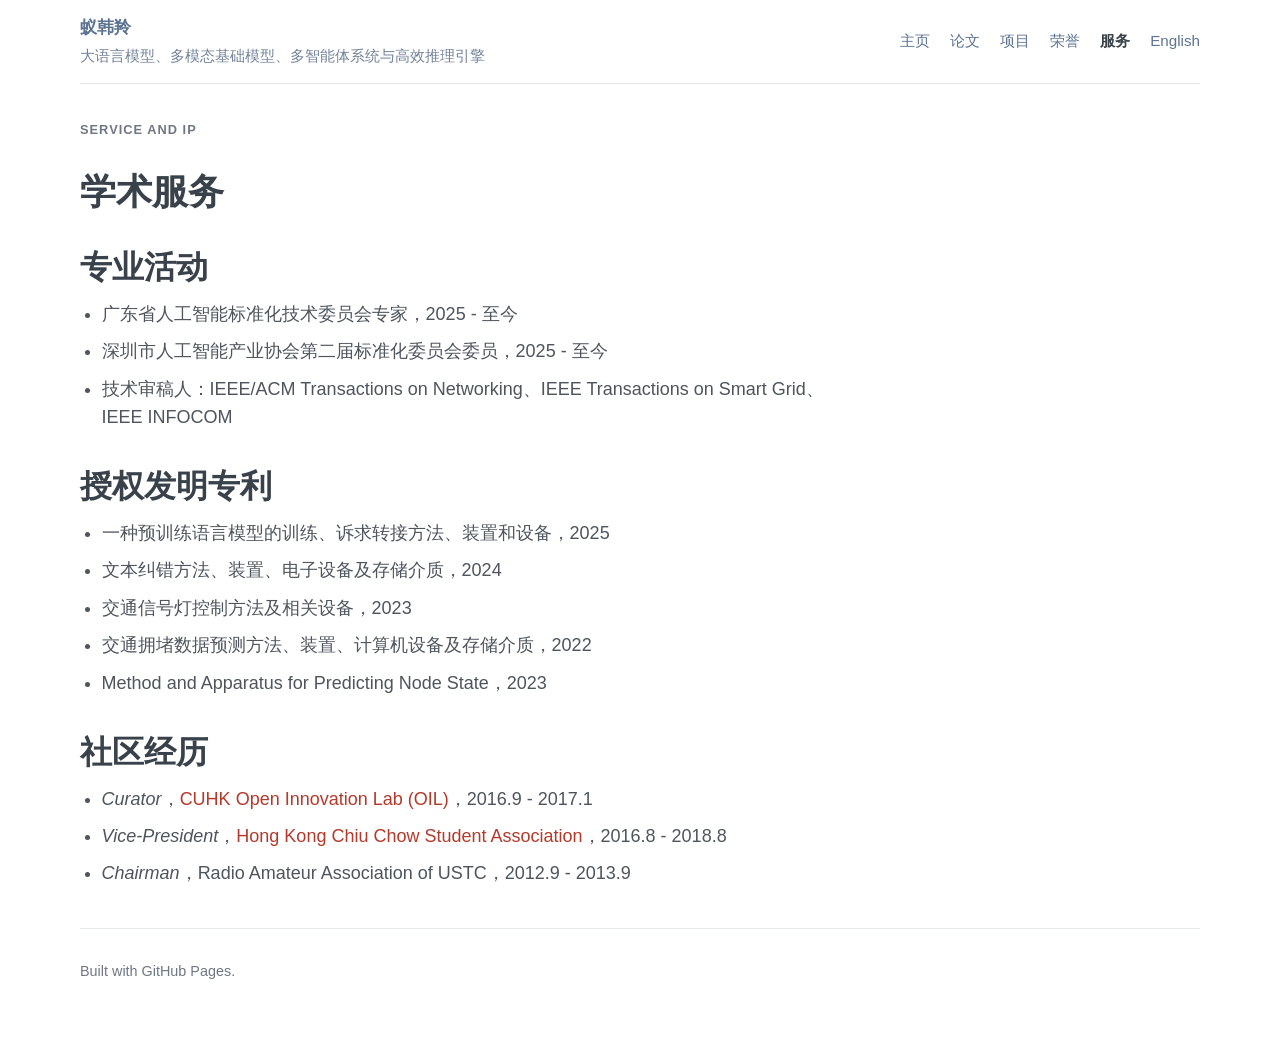
<file: services_cn.html>
<!doctype html>
<html lang="zh">
<head>
  <meta charset="utf-8">
  <meta name="viewport" content="width=device-width, initial-scale=1">
  <title>学术服务 | 蚁韩羚</title>
  <link rel="stylesheet" href="modern.css">
</head>
<body>
  <div class="site-shell">
    <header class="site-header">
      <div class="brand-block">
        <a class="site-title" href="index_cn.html">蚁韩羚</a>
        <p class="site-tagline">大语言模型、多模态基础模型、多智能体系统与高效推理引擎</p>
      </div>
      <nav class="site-nav" aria-label="Primary">
        <a href="index_cn.html">主页</a>
        <a href="publications_cn.html">论文</a>
        <a href="project_cn.html">项目</a>
        <a href="awards_cn.html">荣誉</a>
        <a class="current" href="services_cn.html">服务</a>
        <a href="services.html">English</a>
      </nav>
    </header>
    <main class="content-wrap page-body">
      <header class="page-header">
        <p class="section-kicker">Service and IP</p>
        <h1>学术服务</h1>
      </header>
      <article class="markdown-body content-card">
        <h2>专业活动</h2>
        <ul>
          <li>广东省人工智能标准化技术委员会专家，2025 - 至今</li>
          <li>深圳市人工智能产业协会第二届标准化委员会委员，2025 - 至今</li>
          <li>技术审稿人：IEEE/ACM Transactions on Networking、IEEE Transactions on Smart Grid、IEEE INFOCOM</li>
        </ul>

        <h2>授权发明专利</h2>
        <ul>
          <li>一种预训练语言模型的训练、诉求转接方法、装置和设备，2025</li>
          <li>文本纠错方法、装置、电子设备及存储介质，2024</li>
          <li>交通信号灯控制方法及相关设备，2023</li>
          <li>交通拥堵数据预测方法、装置、计算机设备及存储介质，2022</li>
          <li>Method and Apparatus for Predicting Node State，2023</li>
        </ul>

        <h2>社区经历</h2>
        <ul>
          <li><i>Curator</i>，<a href="https://www.erg.cuhk.edu.hk/erg/OpenInnovationLab">CUHK Open Innovation Lab (OIL)</a>，2016.9 - 2017.1</li>
          <li><i>Vice-President</i>，<a href="http://hkccsa.net/">Hong Kong Chiu Chow Student Association</a>，2016.8 - 2018.8</li>
          <li><i>Chairman</i>，Radio Amateur Association of USTC，2012.9 - 2013.9</li>
        </ul>
      </article>
    </main>
    <footer class="site-footer"><p>Built with GitHub Pages.</p></footer>
  </div>
</body>
</html>
</file>
<file: modern.css>
:root {
  --bg: #ffffff;
  --text: #4e555d;
  --heading: #39424a;
  --muted: #6f7782;
  --line: #e5e8eb;
  --accent: #b33a2b;
  --panel: #ffffff;
  --max-width: 1120px;
  --sidebar-width: 245px;
}

* {
  box-sizing: border-box;
}

html {
  scroll-behavior: smooth;
  scroll-padding-top: 5.5rem;
}

body {
  margin: 0;
  background: var(--bg);
  color: var(--text);
  font-family: -apple-system, BlinkMacSystemFont, "Segoe UI", Helvetica, Arial, "Noto Sans SC", sans-serif;
  font-size: 18px;
  line-height: 1.55;
}

a {
  color: var(--accent);
  text-decoration: none;
}

a:hover,
a:focus {
  text-decoration: underline;
}

.site-shell {
  width: min(calc(100% - 2rem), var(--max-width));
  margin: 0 auto;
  padding-bottom: 3rem;
}

.site-header {
  position: sticky;
  top: 0;
  z-index: 20;
  display: flex;
  align-items: center;
  justify-content: space-between;
  gap: 2rem;
  padding: 0.9rem 0 1rem;
  background: rgba(255, 255, 255, 0.94);
  backdrop-filter: blur(10px);
  border-bottom: 1px solid var(--line);
}

.brand-block {
  min-width: 0;
}

.site-title {
  color: #5c7391;
  font-size: 1.08rem;
  font-weight: 700;
}

.site-title:hover {
  text-decoration: none;
}

.site-tagline {
  margin: 0.15rem 0 0;
  color: #73839a;
  font-size: 0.92rem;
}

.site-nav {
  display: flex;
  flex-wrap: wrap;
  gap: 1.25rem;
  justify-content: flex-end;
  font-size: 0.95rem;
}

.site-nav a {
  color: #5c7391;
}

.site-nav a.current {
  color: var(--heading);
  font-weight: 700;
}

.content-wrap {
  padding-top: 2.2rem;
}

.home-layout {
  display: grid;
  grid-template-columns: var(--sidebar-width) minmax(0, 1fr);
  gap: 3.2rem;
  align-items: start;
}

.profile-sidebar {
  position: sticky;
  top: 5.7rem;
}

.profile-photo {
  display: block;
  width: 170px;
  height: 170px;
  border-radius: 50%;
  object-fit: cover;
  border: 6px solid var(--panel);
  box-shadow: 0 0 0 1px var(--line);
  margin-bottom: 0.9rem;
}

.profile-name {
  margin: 0 0 0.25rem;
  color: var(--heading);
  font-size: 1.9rem;
  line-height: 1.15;
}

.profile-role,
.profile-affiliation,
.profile-meta {
  margin: 0 0 0.55rem;
  color: var(--muted);
  font-size: 0.95rem;
}

.profile-meta {
  display: flex;
  align-items: center;
  gap: 0.45rem;
}

.meta-icon {
  width: 1.05rem;
  min-width: 1.05rem;
  height: 1.05rem;
  color: #5c7391;
}

.profile-links {
  list-style: none;
  padding: 0;
  margin: 1rem 0 0;
}

.profile-links li {
  margin-bottom: 0.65rem;
}

.profile-links a {
  display: inline-flex;
  align-items: center;
  gap: 0.55rem;
  color: var(--text);
  font-size: 0.95rem;
}

.profile-links a:hover {
  color: var(--accent);
  text-decoration: none;
}

.link-icon {
  display: inline-grid;
  place-items: center;
  width: 1.35rem;
  height: 1.35rem;
  border: 1px solid var(--line);
  border-radius: 999px;
  color: #5c7391;
  font-size: 0.75rem;
  font-weight: 700;
}

.markdown-body,
.page-body {
  min-width: 0;
}

.markdown-body h2,
.page-header h1 {
  color: var(--heading);
}

.markdown-body h2 {
  margin: 0 0 0.9rem;
  font-size: 2rem;
  line-height: 1.2;
}

.markdown-body h2:not(:first-child) {
  margin-top: 2.2rem;
}

.markdown-body p,
.markdown-body ul,
.markdown-body ol {
  margin: 0 0 1rem;
  max-width: 47rem;
}

.markdown-body ul,
.markdown-body ol {
  padding-left: 1.35rem;
}

.markdown-body li {
  margin-bottom: 0.6rem;
}

.markdown-body strong,
.markdown-body b {
  color: var(--heading);
}

.page-header {
  margin-bottom: 1.8rem;
}

.section-kicker {
  margin: 0 0 0.45rem;
  color: var(--muted);
  font-size: 0.8rem;
  font-weight: 700;
  letter-spacing: 0.08em;
  text-transform: uppercase;
}

.lead {
  margin: 0;
  max-width: 45rem;
  color: var(--muted);
  font-size: 1.05rem;
}

.content-card {
  max-width: 860px;
}

.project-gallery {
  display: inline-grid;
  grid-template-columns: repeat(3, 420px);
  gap: 0.85rem;
  margin: 1rem 0 1rem;
}

.project-gallery img {
  width: 420px;
  height: 280px;
  object-fit: contain;
  border-radius: 10px;
  border: 1px solid var(--line);
  box-shadow: 0 10px 24px rgba(57, 66, 74, 0.08);
}

.pub-list li {
  margin-bottom: 0.9rem;
}

.site-footer {
  margin-top: 2.5rem;
  padding-top: 1rem;
  border-top: 1px solid var(--line);
  color: var(--muted);
  font-size: 0.9rem;
}

@media (max-width: 900px) {
  .site-header,
  .home-layout {
    display: grid;
    grid-template-columns: 1fr;
  }

  .site-nav {
    justify-content: flex-start;
  }

  .profile-sidebar {
    position: static;
  }
}

@media (max-width: 640px) {
  body {
    font-size: 17px;
  }

  .site-shell {
    width: min(calc(100% - 1.2rem), var(--max-width));
  }

  .site-nav {
    gap: 0.85rem 1rem;
  }

  .profile-photo {
    width: 150px;
    height: 150px;
  }

  .project-gallery {
    grid-template-columns: repeat(3, 320px);
  }

  .project-gallery img {
    width: 320px;
    height: 216px;
  }

  .markdown-body h2 {
    font-size: 1.7rem;
  }
}
</file>
